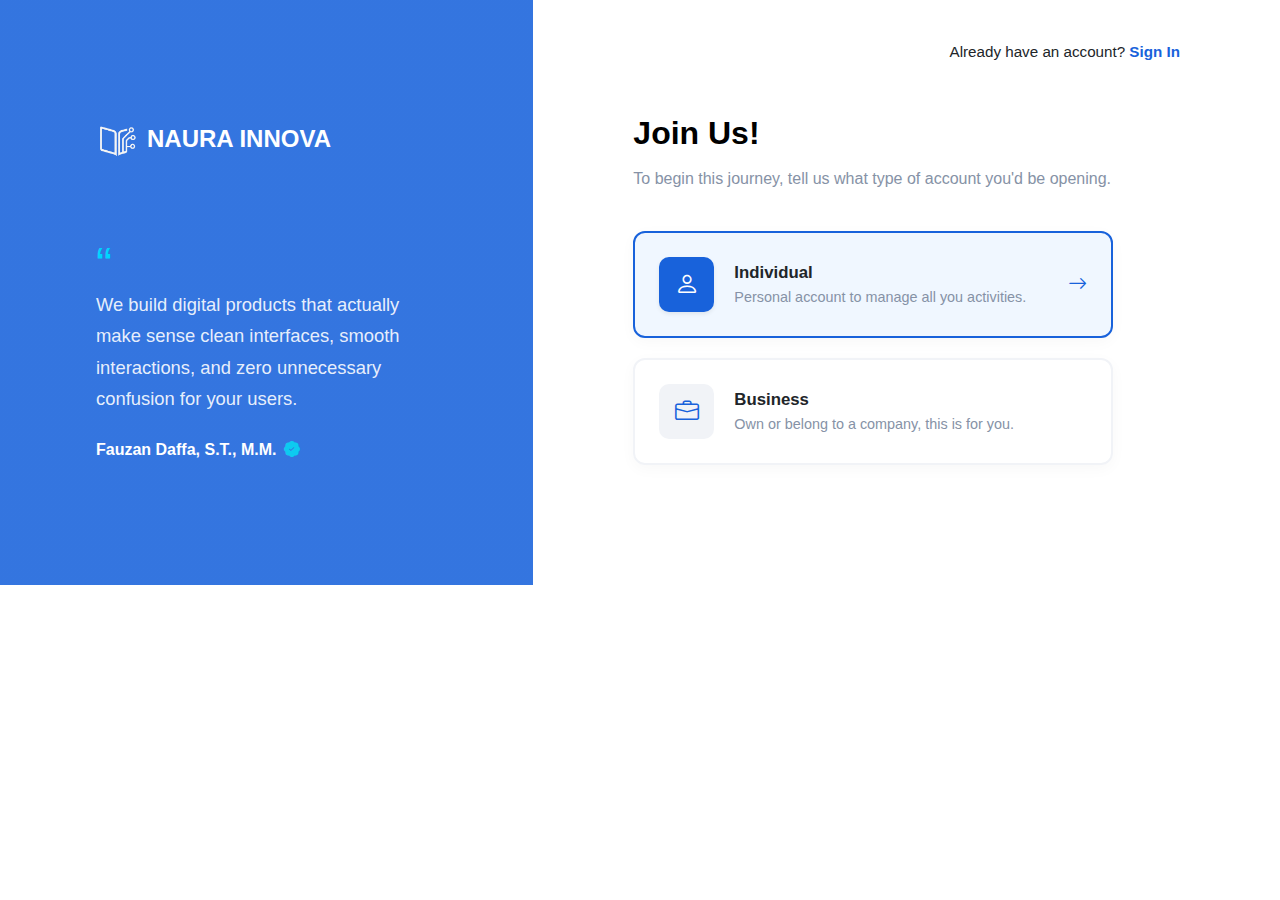
<file: index.html>
<!DOCTYPE html>
<html lang="en">
  <head>
    <meta charset="UTF-8" />
    <meta name="viewport" content="width=device-width, initial-scale=1.0" />
    <title>Document</title>

    <!-- Bootstrap CSS -->
    <link
      href="https://cdn.jsdelivr.net/npm/bootstrap@5.3.0/dist/css/bootstrap.min.css"
      rel="stylesheet"
    />

    <!-- Bootstrap Icons -->
    <link
      href="https://cdn.jsdelivr.net/npm/bootstrap-icons@1.11.1/font/bootstrap-icons.css"
      rel="stylesheet"
    />

    <!-- Custom CSS -->
    <link rel="stylesheet" href="assets/css/home.css" />
  </head>
  <body>
    <!-- home -->
    <section id="home">
      <div class="container-fluid p-0">
        <div class="row g-0">
          <div class="col-lg-5 hero-side d-none d-lg-flex">
            <div class="logo-area">
              <h4 class="fw-bold mb-0">
                <img
                  src="assets/img/naura-inovasi-logo(2).png"
                  alt="Logo PT. Naura Inovasi Primatama"
                  class="logo-img me-2"
                />NAURA INNOVA
              </h4>
            </div>

            <div class="testimonial-area">
              <div class="quote-mark">“</div>
              <p class="testimonial-text">
                We build digital products that actually make sense clean
                interfaces, smooth interactions, and zero unnecessary confusion
                for your users.
              </p>
              <div class="d-flex align-items-center mt-4">
                <span class="fw-semibold me-2">Fauzan Daffa, S.T., M.M.</span>
                <i class="bi bi-patch-check-fill text-info"></i>
              </div>
            </div>
          </div>

          <div class="col-lg-7 form-side">
            <div class="top-nav">
              Already have an account? <a href="#">Sign In</a>
            </div>

            <div class="content-wrapper">
              <h2>Join Us!</h2>
              <p class="desc">
                To begin this journey, tell us what type of account you'd be
                opening.
              </p>

              <a href="regist-individu.html" class="account-type-card active">
                <div class="icon-container shadow-sm">
                  <i class="bi bi-person"></i>
                </div>
                <div class="card-body-text">
                  <h6>Individual</h6>
                  <p>Personal account to manage all you activities.</p>
                </div>
                <div class="arrow-indicator">
                  <i class="bi bi-arrow-right"></i>
                </div>
              </a>

              <a href="#" class="account-type-card">
                <div class="icon-container business-icon">
                  <i class="bi bi-briefcase"></i>
                </div>
                <div class="card-body-text">
                  <h6>Business</h6>
                  <p>Own or belong to a company, this is for you.</p>
                </div>
              </a>
            </div>
          </div>
        </div>
      </div>
    </section>

    <!-- Bootstrap JS -->
    <script src="https://cdn.jsdelivr.net/npm/bootstrap@5.3.0/dist/js/bootstrap.bundle.min.js"></script>

    <!-- Custom JS -->
    <script src="assets/js/script.js"></script>
  </body>
</html>
</file>
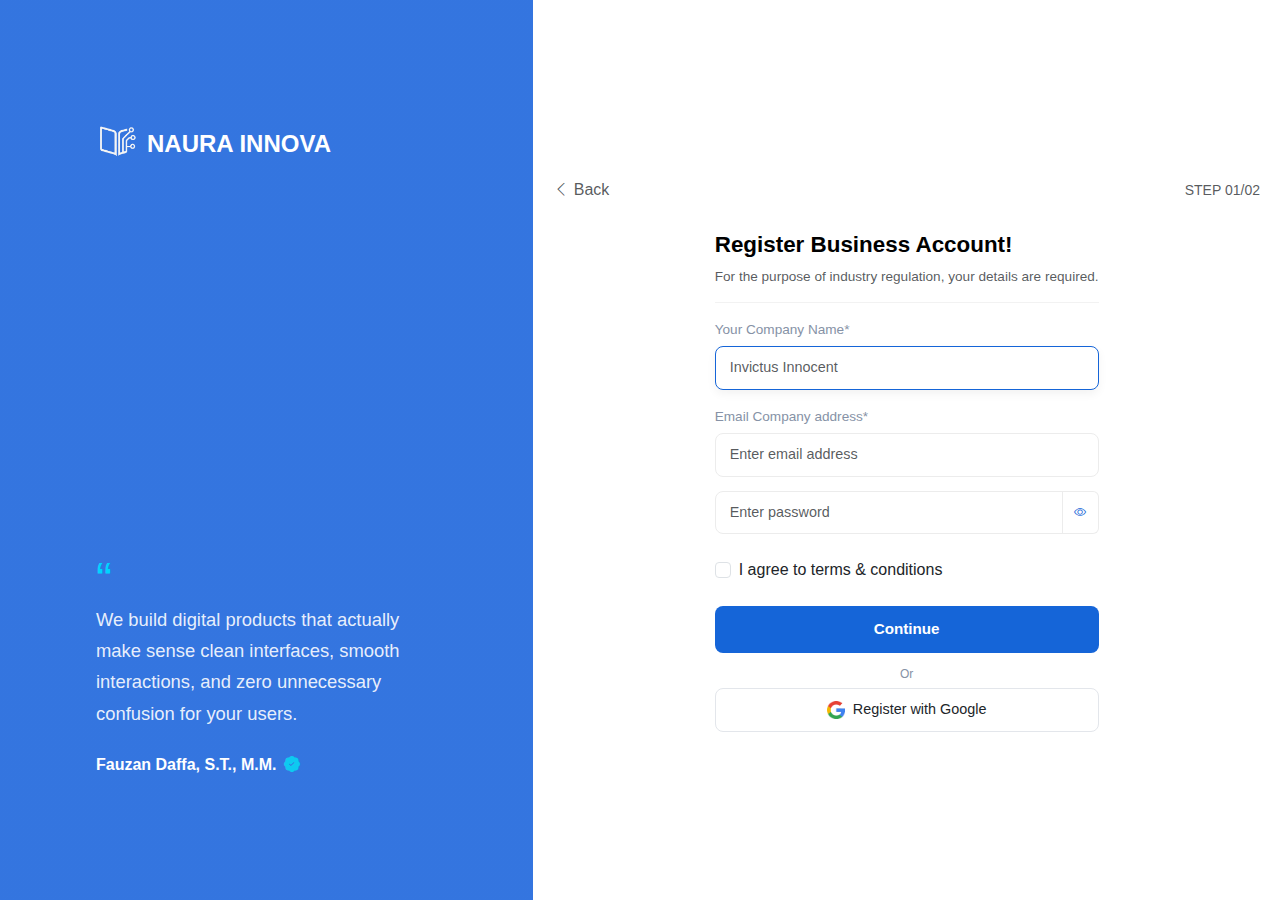
<file: regist-business.html>
<!DOCTYPE html>
<html lang="en">
  <head>
    <meta charset="UTF-8" />
    <meta name="viewport" content="width=device-width, initial-scale=1.0" />
    <title>Document</title>

    <!-- Bootstrap CSS -->
    <link
      href="https://cdn.jsdelivr.net/npm/bootstrap@5.3.0/dist/css/bootstrap.min.css"
      rel="stylesheet"
    />

    <!-- Bootstrap Icons -->
    <link
      href="https://cdn.jsdelivr.net/npm/bootstrap-icons@1.11.1/font/bootstrap-icons.css"
      rel="stylesheet"
    />

    <!-- Custom CSS -->
    <link rel="stylesheet" href="assets/css/regist-business.css" />
  </head>
  <body>
    <section id="regist-business">
      <div class="container-fluid p-0">
        <div class="row g-0">
          <div class="col-lg-5 hero-side d-none d-lg-flex">
            <div class="logo-area">
              <h4 class="fw-bold mb-0">
                <img
                  src="assets/img/naura-inovasi-logo(2).png"
                  alt="Logo PT. Naura Inovasi Primatama"
                  class="logo-img me-2"
                />NAURA INNOVA
              </h4>
            </div>

            <div class="testimonial-area">
              <div class="quote-mark">“</div>
              <p class="testimonial-text">
                We build digital products that actually make sense clean
                interfaces, smooth interactions, and zero unnecessary confusion
                for your users.
              </p>
              <div class="d-flex align-items-center mt-4">
                <span class="fw-semibold me-2">Fauzan Daffa, S.T., M.M.</span>
                <i class="bi bi-patch-check-fill text-info"></i>
              </div>
            </div>
          </div>

          <div class="col-lg-7 form-side">
            <div class="form-inner">
              <!-- top navigation -->
              <div
                class="top-bar d-flex justify-content-between align-items-center"
              >
                <a href="index.html" class="text-decoration-none text-muted">
                  <i class="bi bi-chevron-left"></i> Back
                </a>
                <div class="text-end">
                  <small class="text-muted d-block">STEP 01/02</small>
                </div>
              </div>

              <!-- form content -->
              <div class="content-wrapper">
                <h2 class="fw-bold">Register Business Account!</h2>
                <p class="text-muted">
                  For the purpose of industry regulation, your details are
                  required.
                </p>

                <hr />

                <form id="step1businessForm">
                  <div class="field">
                    <label class="form-label">Your Company Name*</label>
                    <input
                      id="company-name"
                      type="text"
                      class="form-control is-active"
                      placeholder="Invictus Innocent"
                    />
                  </div>

                  <div class="field">
                    <label class="form-label">Email Company address*</label>
                    <input
                      id="email-company"
                      type="email"
                      class="form-control"
                      placeholder="Enter email address"
                    />
                  </div>

                  <div class="input-group">
                    <input
                      id="password"
                      type="password"
                      class="form-control"
                      placeholder="Enter password"
                    />
                    <button
                      type="button"
                      id="togglePassword"
                      class="input-group-text"
                    >
                      <i id="eyeIcon" class="bi bi-eye"></i>
                    </button>
                  </div>

                  <div class="form-check mb-4 mt-4">
                    <input
                      id="checkbox"
                      type="checkbox"
                      class="form-check-input"
                    />
                    <label class="form-check-label" for="terms">
                      I agree to terms & conditions
                    </label>
                  </div>

                  <button type="submit" class="btn btn-primary w-100">
                    Continue
                  </button>

                  <div class="or-text">Or</div>

                  <button
                    type="button"
                    class="btn btn-google w-100"
                    id="googleLogin"
                  >
                    <img src="assets/img/google-logo.png" alt="Google" />
                    Register with Google
                  </button>
                </form>
              </div>
            </div>
          </div>
        </div>
      </div>
    </section>

    <!-- Bootstrap JS -->
    <script src="https://cdn.jsdelivr.net/npm/bootstrap@5.3.0/dist/js/bootstrap.bundle.min.js"></script>

    <!-- Custom JS -->
    <script src="assets/js/script.js"></script>
  </body>
</html>
</file>
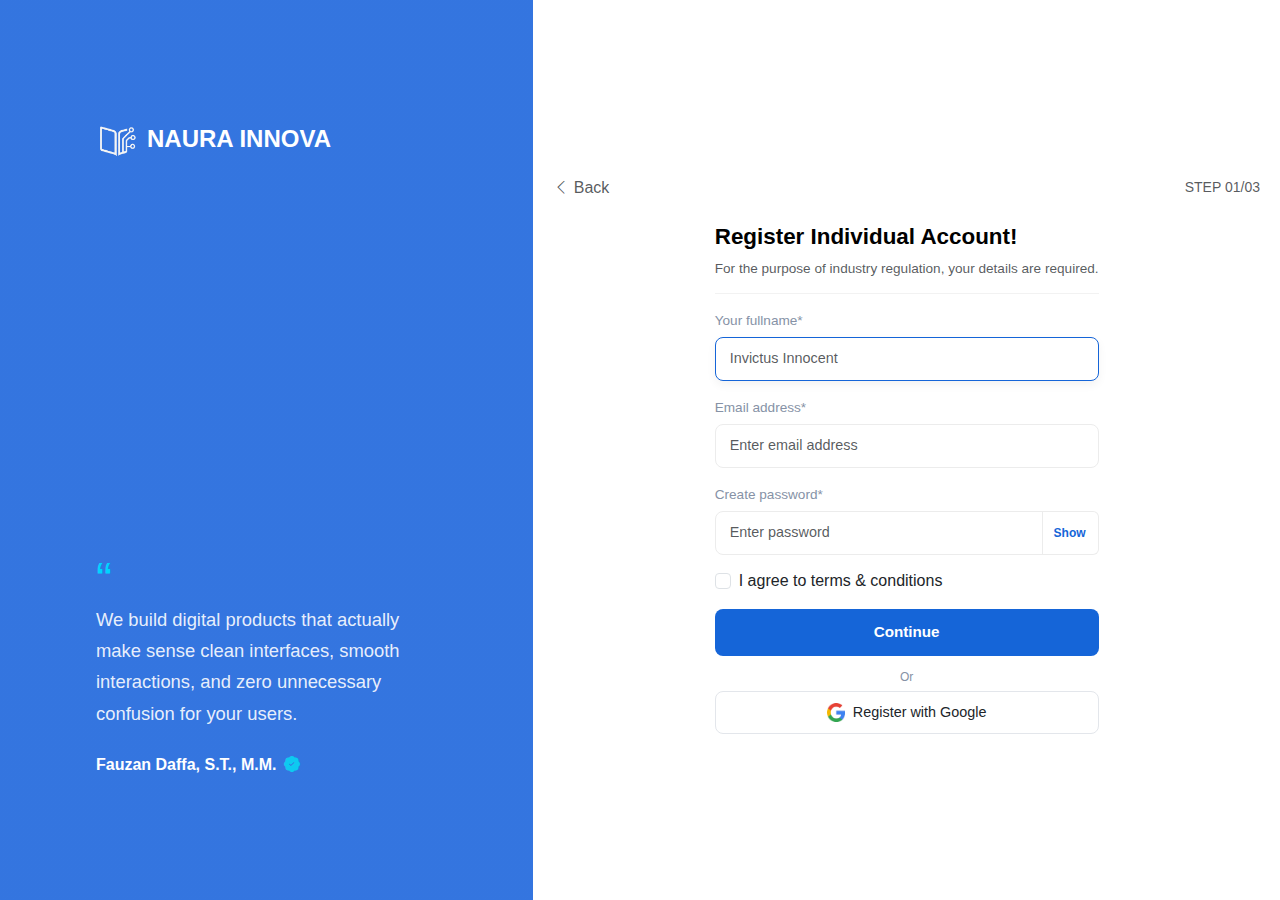
<file: regist-individu.html>
<!DOCTYPE html>
<html lang="en">
  <head>
    <meta charset="UTF-8" />
    <meta name="viewport" content="width=device-width, initial-scale=1.0" />
    <title>Document</title>

    <!-- Bootstrap CSS -->
    <link
      href="https://cdn.jsdelivr.net/npm/bootstrap@5.3.0/dist/css/bootstrap.min.css"
      rel="stylesheet"
    />

    <!-- Bootstrap Icons -->
    <link
      href="https://cdn.jsdelivr.net/npm/bootstrap-icons@1.11.1/font/bootstrap-icons.css"
      rel="stylesheet"
    />

    <!-- Custom CSS -->
    <link rel="stylesheet" href="assets/css/regist-individu.css" />
  </head>
  <body>
    <section id="regist-individu">
      <div class="container-fluid p-0">
        <div class="row g-0">
          <div class="col-lg-5 hero-side d-none d-lg-flex">
            <div class="logo-area">
              <h4 class="fw-bold mb-0">
                <img
                  src="assets/img/naura-inovasi-logo(2).png"
                  alt="Logo PT. Naura Inovasi Primatama"
                  class="logo-img me-2"
                />NAURA INNOVA
              </h4>
            </div>

            <div class="testimonial-area">
              <div class="quote-mark">“</div>
              <p class="testimonial-text">
                We build digital products that actually make sense clean
                interfaces, smooth interactions, and zero unnecessary confusion
                for your users.
              </p>
              <div class="d-flex align-items-center mt-4">
                <span class="fw-semibold me-2">Fauzan Daffa, S.T., M.M.</span>
                <i class="bi bi-patch-check-fill text-info"></i>
              </div>
            </div>
          </div>

          <div class="col-lg-7 form-side">
            <div class="form-inner">
              <!-- top navigation -->
              <div
                class="top-bar d-flex justify-content-between align-items-center"
              >
                <a href="index.html" class="text-decoration-none text-muted">
                  <i class="bi bi-chevron-left"></i> Back
                </a>
                <div class="text-end">
                  <small class="text-muted d-block">STEP 01/03</small>
                </div>
              </div>

              <!-- form content -->
              <div class="content-wrapper">
                <h2 class="fw-bold">Register Individual Account!</h2>
                <p class="text-muted">
                  For the purpose of industry regulation, your details are
                  required.
                </p>

                <hr />

                <form id="step1Form">
                  <div class="field">
                    <label class="form-label">Your fullname*</label>
                    <input
                      id="fullname"
                      type="text"
                      class="form-control is-active"
                      placeholder="Invictus Innocent"
                    />
                  </div>

                  <div class="field">
                    <label class="form-label">Email address*</label>
                    <input
                      id="email"
                      type="email"
                      class="form-control"
                      placeholder="Enter email address"
                    />
                  </div>

                  <div class="field">
                    <label class="form-label">Create password*</label>
                    <div class="input-group">
                      <input
                        id="password"
                        type="password"
                        class="form-control"
                        placeholder="Enter password"
                      />
                      <span class="input-group-text">Show</span>
                    </div>
                  </div>

                  <div class="form-check mb-3">
                    <input
                      id="checkbox"
                      type="checkbox"
                      class="form-check-input"
                    />
                    <label class="form-check-label" for="terms">
                      I agree to terms & conditions
                    </label>
                  </div>

                  <button type="submit" class="btn btn-primary w-100">
                    Continue
                  </button>

                  <div class="or-text">Or</div>

                  <button type="button" class="btn btn-google w-100">
                    <img src="assets/img/google-logo.png" alt="Google" />
                    Register with Google
                  </button>
                </form>
              </div>
            </div>
          </div>
        </div>
      </div>
    </section>

    <!-- Bootstrap JS -->
    <script src="https://cdn.jsdelivr.net/npm/bootstrap@5.3.0/dist/js/bootstrap.bundle.min.js"></script>

    <!-- Custom JS -->
    <script src="assets/js/script.js"></script>
  </body>
</html>
</file>
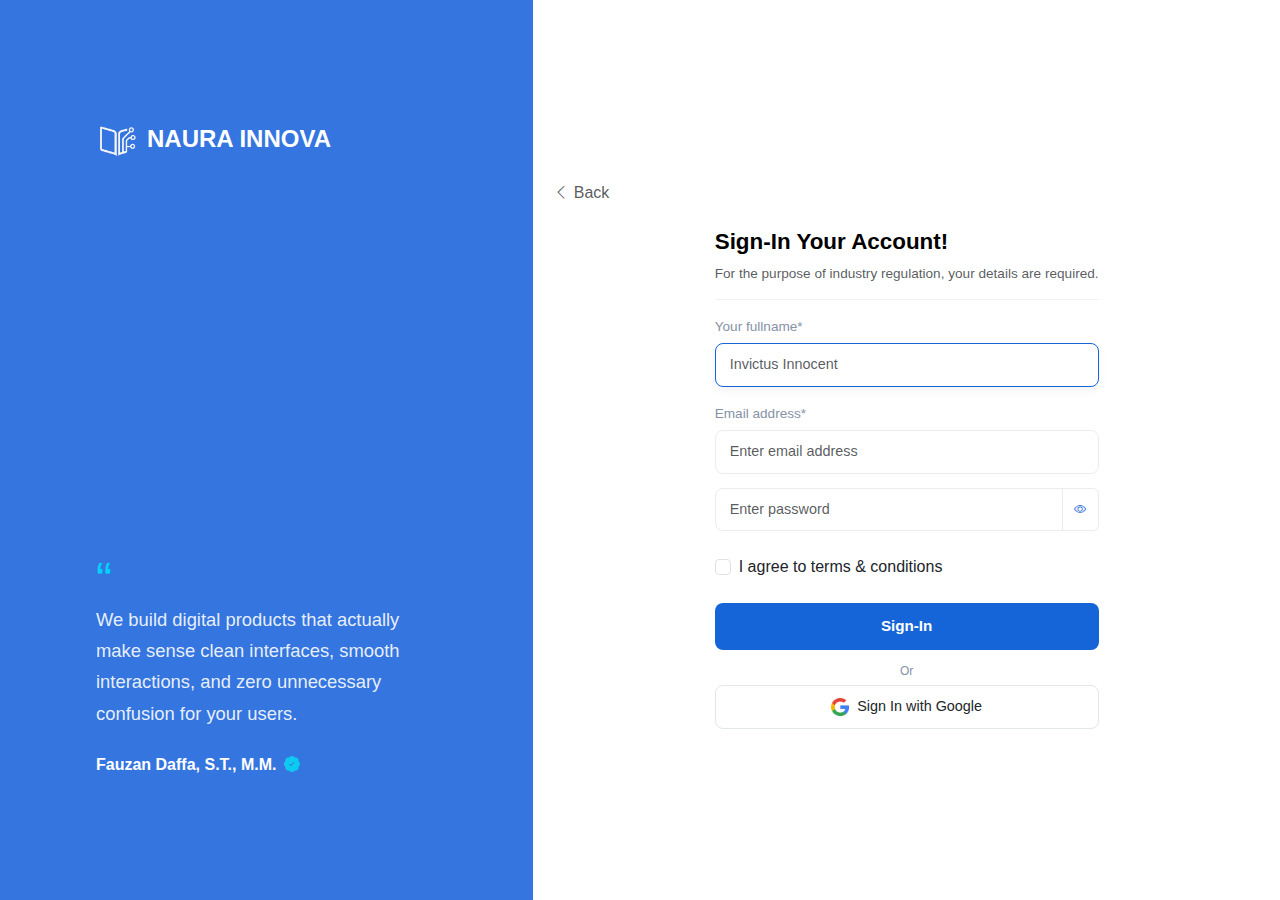
<file: sign-in.html>
<!DOCTYPE html>
<html lang="en">
  <head>
    <meta charset="UTF-8" />
    <meta name="viewport" content="width=device-width, initial-scale=1.0" />
    <title>Document</title>

    <!-- Bootstrap CSS -->
    <link
      href="https://cdn.jsdelivr.net/npm/bootstrap@5.3.0/dist/css/bootstrap.min.css"
      rel="stylesheet"
    />

    <!-- Bootstrap Icons -->
    <link
      href="https://cdn.jsdelivr.net/npm/bootstrap-icons@1.11.1/font/bootstrap-icons.css"
      rel="stylesheet"
    />

    <!-- Custom CSS -->
    <link rel="stylesheet" href="assets/css/regist-individu.css" />
  </head>
  <body>
    <section id="sign-in">
      <div class="container-fluid p-0">
        <div class="row g-0">
          <div class="col-lg-5 hero-side d-none d-lg-flex">
            <div class="logo-area">
              <h4 class="fw-bold mb-0">
                <img
                  src="assets/img/naura-inovasi-logo(2).png"
                  alt="Logo PT. Naura Inovasi Primatama"
                  class="logo-img me-2"
                />NAURA INNOVA
              </h4>
            </div>

            <div class="testimonial-area">
              <div class="quote-mark">“</div>
              <p class="testimonial-text">
                We build digital products that actually make sense clean
                interfaces, smooth interactions, and zero unnecessary confusion
                for your users.
              </p>
              <div class="d-flex align-items-center mt-4">
                <span class="fw-semibold me-2">Fauzan Daffa, S.T., M.M.</span>
                <i class="bi bi-patch-check-fill text-info"></i>
              </div>
            </div>
          </div>

          <div class="col-lg-7 form-side">
            <div class="form-inner">
              <!-- top navigation -->
              <div
                class="top-bar d-flex justify-content-between align-items-center"
              >
                <a href="index.html" class="text-decoration-none text-muted">
                  <i class="bi bi-chevron-left"></i> Back
                </a>
              </div>

              <!-- form content -->
              <div class="content-wrapper">
                <h2 class="fw-bold">Sign-In Your Account!</h2>
                <p class="text-muted">
                  For the purpose of industry regulation, your details are
                  required.
                </p>

                <hr />

                <form id="SignInForm">
                  <div class="field">
                    <label class="form-label">Your fullname*</label>
                    <input
                      id="fullname"
                      type="text"
                      class="form-control is-active"
                      placeholder="Invictus Innocent"
                    />
                  </div>

                  <div class="field">
                    <label class="form-label">Email address*</label>
                    <input
                      id="email"
                      type="email"
                      class="form-control"
                      placeholder="Enter email address"
                    />
                  </div>

                  <div class="input-group">
                    <input
                      id="password"
                      type="password"
                      class="form-control"
                      placeholder="Enter password"
                    />
                    <button
                      type="button"
                      id="togglePassword"
                      class="input-group-text"
                    >
                      <i id="eyeIcon" class="bi bi-eye"></i>
                    </button>
                  </div>

                  <div class="form-check mb-4 mt-4">
                    <input
                      id="checkbox"
                      type="checkbox"
                      class="form-check-input"
                    />
                    <label class="form-check-label" for="terms">
                      I agree to terms & conditions
                    </label>
                  </div>

                  <button type="submit" class="btn btn-primary w-100">
                    Sign-In
                  </button>

                  <div class="or-text">Or</div>

                  <button
                    type="button"
                    class="btn btn-google w-100"
                    id="googleLogin"
                  >
                    <img src="assets/img/google-logo.png" alt="Google" />
                    Sign In with Google
                  </button>
                </form>
              </div>
            </div>
          </div>
        </div>
      </div>
    </section>

    <!-- Bootstrap JS -->
    <script src="https://cdn.jsdelivr.net/npm/bootstrap@5.3.0/dist/js/bootstrap.bundle.min.js"></script>

    <!-- Custom JS -->
    <script src="assets/js/script.js"></script>
  </body>
</html>
</file>
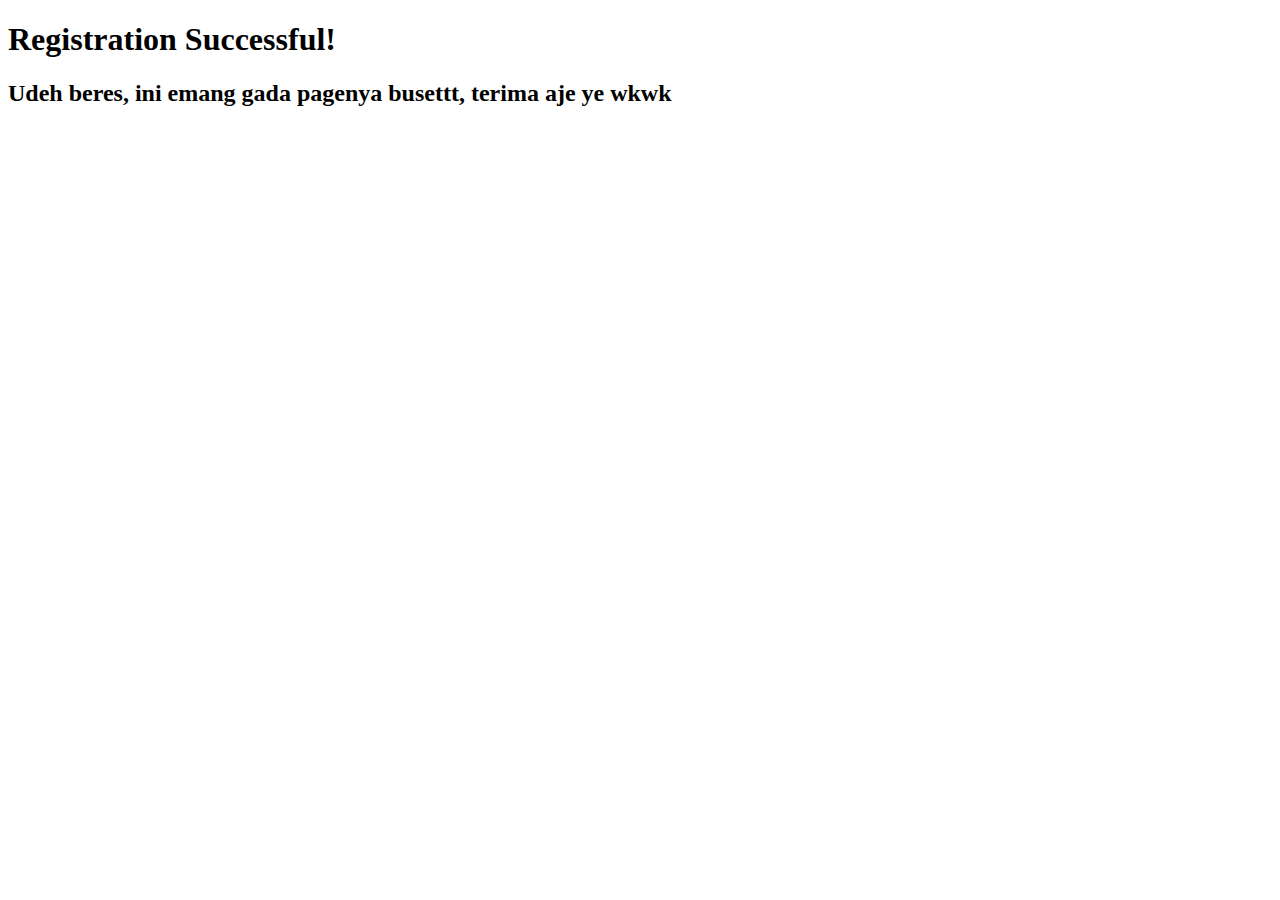
<file: success.html>
<!DOCTYPE html>
<html lang="en">
<head>
    <meta charset="UTF-8">
    <meta name="viewport" content="width=device-width, initial-scale=1.0">
    <title>Document</title>
</head>
<body>
    <h1>Registration Successful!</h1>
    <h2>Udeh beres, ini emang gada pagenya busettt, terima aje ye wkwk</h2>
</body>
</html>
</file>
<file: assets/css/home.css>
:root {
  --primary-blue: #1862db;
  --light-blue: #f0f7ff;
  --text-muted: #8692a6;
}

body {
  font-family: "Inter", sans-serif;
  margin: 0;
  overflow-x: hidden;
}

/* Section Home */
#home {
  min-height: 100vh;
  display: flex;
}

/* Panel Kiri (Visual) */
.hero-side {
  background: linear-gradient(rgba(24, 98, 219, 0.88), rgba(24, 98, 219, 0.88)),
    url("https://images.unsplash.com/photo-1486406146926-c627a92ad1ab?auto=format&fit=crop&q=80");
  background-size: cover;
  background-position: center;
  color: white;
  padding: 123px 96px;
  position: relative;
  display: flex;
  flex-direction: column;
  justify-content: space-between;
}

.logo-area img {
  height: 35px;
}

.testimonial-area {
  position: relative;
  z-index: 2;
}

.quote-mark {
  font-size: 3rem;
  color: #00d4ff;
  line-height: 1;
  margin-top: 2rem;
}

.testimonial-text {
  font-size: 1.15rem;
  font-weight: 400;
  line-height: 1.7;
  color: rgba(255, 255, 255, 0.9);
  max-width: 450px;
}

/* Panel Kanan (Form) */
.form-side {
  background-color: #ffffff;
  padding: 100px 100px;
  display: flex;
  flex-direction: column;
}

.top-nav {
  text-align: right;
  margin-bottom: 80px;
  margin-top: -59px;
  font-size: 0.95rem;
}

.top-nav a {
  color: var(--primary-blue);
  text-decoration: none;
  font-weight: 600;
}

.content-wrapper {
  max-width: 480px;
  margin-top: -30px;
  width: 100%;
}

.content-wrapper h2 {
  font-weight: 700;
  color: #000;
  margin-bottom: 15px;
}

.content-wrapper .desc {
  color: var(--text-muted);
  font-size: 1rem;
  margin-bottom: 40px;
}

/* Card Selection */
.account-type-card {
  display: flex;
  align-items: center;
  padding: 24px;
  border-radius: 12px;
  border: 2px solid #f1f3f7;
  margin-bottom: 20px;
  text-decoration: none;
  color: inherit;
  transition: all 0.3s cubic-bezier(0.4, 0, 0.2, 1);
  box-shadow: 0 4px 15px rgba(0, 0, 0, 0.03);
}

.account-type-card:hover {
  border-color: var(--primary-blue);
  transform: translateY(-3px);
  color: inherit;
}

.account-type-card.active {
  background-color: var(--light-blue);
  border-color: var(--primary-blue);
}

.icon-container {
  width: 55px;
  height: 55px;
  border-radius: 10px;
  display: flex;
  align-items: center;
  justify-content: center;
  margin-right: 20px;
  font-size: 1.5rem;
  flex-shrink: 0;
}

.active .icon-container {
  background-color: var(--primary-blue);
  color: white;
}

.business-icon {
  background-color: #f1f3f7;
  color: var(--primary-blue);
}

.card-body-text h6 {
  margin: 0 0 4px 0;
  font-weight: 600;
  font-size: 1.05rem;
}

.card-body-text p {
  margin: 0;
  font-size: 0.9rem;
  color: var(--text-muted);
  line-height: 1.4;
}

.arrow-indicator {
  margin-left: auto;
  color: var(--primary-blue);
  font-size: 1.2rem;
}

/* Mobile Adjustments */
@media (max-width: 991px) {
  #home {
    flex-direction: column;
  }
  .hero-side {
    display: none;
  } /* Sembunyikan sisi kiri di mobile untuk fokus form */
  .form-side {
    padding: 40px 20px;
  }
}
</file>
<file: assets/css/regist-business.css>
:root {
  --primary-blue: #1862db;
  --light-blue: #f0f7ff;
  --text-muted: #8692a6;
}

body {
  font-family: "Inter", sans-serif;
  margin: 0;
  overflow-x: hidden;
}

/* Section Home */
#regist-business {
  min-height: 100vh;
  display: flex;
}

/* Panel Kiri (Visual) */
.hero-side {
  background: linear-gradient(rgba(24, 98, 219, 0.88), rgba(24, 98, 219, 0.88)),
    url("https://images.unsplash.com/photo-1486406146926-c627a92ad1ab?auto=format&fit=crop&q=80");
  background-size: cover;
  background-position: center;
  color: white;
  padding: 123px 96px;
  position: relative;
  display: flex;
  flex-direction: column;
  justify-content: space-between;
}

.logo-area img {
  height: 35px;
  margin-bottom: 10px;
}

.testimonial-area {
  position: relative;
  z-index: 2;
}

.quote-mark {
  font-size: 3rem;
  color: #00d4ff;
  line-height: 1;
  margin-top: 2rem;
}

.testimonial-text {
  font-size: 1.15rem;
  font-weight: 400;
  line-height: 1.7;
  color: rgba(255, 255, 255, 0.9);
  max-width: 450px;
}

/* Panel Kanan (Form) */
.form-side {
  background: #fff;
}

.form-inner {
  min-height: 100vh;
  display: flex;
  flex-direction: column;
  justify-content: center;
}

.top-bar {
  margin-bottom: 30px;
  padding: 10px 20px;
}

/* ===== CONTENT WIDTH (KUNCI KECIL) ===== */
.content-wrapper {
  max-width: 420px;
  margin: 0 auto;
}

/* ===== TYPOGRAPHY ===== */
.content-wrapper h2 {
  font-size: 1.4rem;
  margin-top: -10px;
  color: #000;
}

.content-wrapper p {
  font-size: 0.85rem;
  margin-bottom: 12px;
  color: #8692a6;
}

hr {
  opacity: 0.06;
  margin: 14px 0;
}

/* ===== FORM ===== */
.field {
  margin-bottom: 14px;
}

.form-label {
  font-size: 0.85rem;
  font-weight: 500;
  margin-bottom: 6px;
  color: #8692a6;
}

.form-control {
  border: 1px solid #ececec;
  border-radius: 8px;
  padding: 10px 14px;
  font-size: 0.9rem;
}

.form-control:focus {
  border-color: #1565d8;
  box-shadow: 0 0 0 0.15rem rgba(21, 101, 216, 0.12);
}

.form-control.is-active {
  border-color: #1565d8;
  box-shadow: 0 4px 10px rgba(0, 0, 0, 0.05);
}

/* ===== PASSWORD ===== */
.input-group-text {
  background: #fff;
  border: 1px solid #ececec;
  border-left: none;
  font-size: 0.75rem;
  font-weight: 600;
  color: #1565d8;
  cursor: pointer;
}

/* ===== BUTTONS ===== */
.btn-primary {
  background: #1565d8;
  border: none;
  padding: 12px;
  font-size: 0.95rem;
  font-weight: 600;
  border-radius: 8px;
  margin-bottom: 12px;
  transition: background 0.2s ease, box-shadow 0.2s ease, transform 0.15s ease;
}

.btn-primary:hover {
  background: #0f4fc1; /* sedikit lebih gelap */
  box-shadow: 0 6px 16px rgba(21, 101, 216, 0.25);
  transform: translateY(-1px);
}

.btn-primary:active {
  transform: translateY(0);
  box-shadow: 0 3px 8px rgba(21, 101, 216, 0.25);
}

.or-text {
  text-align: center;
  font-size: 0.75rem;
  color: #8692a6;
  margin-bottom: 5px;
}

.btn-google {
  border: 1px solid #e3e6eb; /* lebih kontras */
  background: #fff;
  padding: 10px;
  border-radius: 8px;
  font-size: 0.9rem;
  display: flex;
  align-items: center;
  justify-content: center;
  gap: 8px;
}

.btn-google:hover,
.btn-google:active,
.btn-google:focus {
  border: 1px solid #e3e6eb;
  background: #fff;
  box-shadow: none;
  transform: none;
}

.btn-google img {
  width: 18px;
}

/* Mobile Adjustments */
@media (max-width: 991px) {
  /* Matikan hero */
  .hero-side {
    display: none;
  }

  /* Layout utama */
  #regist-individu {
    min-height: auto;
  }

  /* Form side */
  .form-side {
    padding: 24px 20px;
  }

  /* Jangan center vertikal di mobile */
  .form-inner {
    min-height: auto;
    justify-content: flex-start;
  }

  /* Top bar */
  .top-bar {
    padding: 0;
    margin-bottom: 16px;
    font-size: 0.85rem;
  }

  /* Konten */
  .content-wrapper {
    max-width: 100%;
  }

  .content-wrapper h2 {
    font-size: 1.25rem;
    margin-top: 0;
  }

  .content-wrapper p {
    font-size: 0.8rem;
    margin-bottom: 16px;
  }

  hr {
    margin: 12px 0;
  }

  /* Field spacing */
  .field {
    margin-bottom: 12px;
  }

  /* Button */
  .btn-primary {
    padding: 11px;
    font-size: 0.9rem;
  }

  .btn-google {
    padding: 9px;
    font-size: 0.85rem;
  }
}
</file>
<file: assets/css/regist-individu.css>
:root {
  --primary-blue: #1862db;
  --light-blue: #f0f7ff;
  --text-muted: #8692a6;
}

body {
  font-family: "Inter", sans-serif;
  margin: 0;
  overflow-x: hidden;
}

/* Section Home */
#regist-individu {
  min-height: 100vh;
  display: flex;
}

/* Panel Kiri (Visual) */
.hero-side {
  background: linear-gradient(rgba(24, 98, 219, 0.88), rgba(24, 98, 219, 0.88)),
    url("https://images.unsplash.com/photo-1486406146926-c627a92ad1ab?auto=format&fit=crop&q=80");
  background-size: cover;
  background-position: center;
  color: white;
  padding: 123px 96px;
  position: relative;
  display: flex;
  flex-direction: column;
  justify-content: space-between;
}

.logo-area img {
  height: 35px;
}

.testimonial-area {
  position: relative;
  z-index: 2;
}

.quote-mark {
  font-size: 3rem;
  color: #00d4ff;
  line-height: 1;
  margin-top: 2rem;
}

.testimonial-text {
  font-size: 1.15rem;
  font-weight: 400;
  line-height: 1.7;
  color: rgba(255, 255, 255, 0.9);
  max-width: 450px;
}

/* Panel Kanan (Form) */
.form-side {
  background: #fff;
}

.form-inner {
  min-height: 100vh;
  display: flex;
  flex-direction: column;
  justify-content: center;
}

.top-bar {
  margin-bottom: 24px;
  padding: 10px 20px;
}

/* ===== CONTENT WIDTH (KUNCI KECIL) ===== */
.content-wrapper {
  max-width: 420px;
  margin: 0 auto;
}

/* ===== TYPOGRAPHY ===== */
.content-wrapper h2 {
  font-size: 1.4rem;
  margin-top: -10px;
  color: #000;
}

.content-wrapper p {
  font-size: 0.85rem;
  margin-bottom: 12px;
  color: #8692a6;
}

hr {
  opacity: 0.06;
  margin: 14px 0;
}

/* ===== FORM ===== */
.field {
  margin-bottom: 14px;
}

.form-label {
  font-size: 0.85rem;
  font-weight: 500;
  margin-bottom: 6px;
  color: #8692a6;
}

.form-control {
  border: 1px solid #ececec;
  border-radius: 8px;
  padding: 10px 14px;
  font-size: 0.9rem;
}

.form-control:focus {
  border-color: #1565d8;
  box-shadow: 0 0 0 0.15rem rgba(21, 101, 216, 0.12);
}

.form-control.is-active {
  border-color: #1565d8;
  box-shadow: 0 4px 10px rgba(0, 0, 0, 0.05);
}

/* ===== PASSWORD ===== */
.input-group-text {
  background: #fff;
  border: 1px solid #ececec;
  border-left: none;
  font-size: 0.75rem;
  font-weight: 600;
  color: #1565d8;
  cursor: pointer;
}

/* ===== BUTTONS ===== */
.btn-primary {
  background: #1565d8;
  border: none;
  padding: 12px;
  font-size: 0.95rem;
  font-weight: 600;
  border-radius: 8px;
  margin-bottom: 12px;
  transition: background 0.2s ease, box-shadow 0.2s ease, transform 0.15s ease;
}

.btn-primary:hover {
  background: #0f4fc1; /* sedikit lebih gelap */
  box-shadow: 0 6px 16px rgba(21, 101, 216, 0.25);
  transform: translateY(-1px);
}

.btn-primary:active {
  transform: translateY(0);
  box-shadow: 0 3px 8px rgba(21, 101, 216, 0.25);
}

.or-text {
  text-align: center;
  font-size: 0.75rem;
  color: #8692a6;
  margin-bottom: 5px;
}

.btn-google {
  border: 1px solid #e3e6eb; /* lebih kontras */
  background: #fff;
  padding: 10px;
  border-radius: 8px;
  font-size: 0.9rem;
  display: flex;
  align-items: center;
  justify-content: center;
  gap: 8px;
}

.btn-google:hover,
.btn-google:active,
.btn-google:focus {
  border: 1px solid #e3e6eb;
  background: #fff;
  box-shadow: none;
  transform: none;
}

.btn-google img {
  width: 18px;
}

/* Mobile Adjustments */
@media (max-width: 991px) {
  /* Matikan hero */
  .hero-side {
    display: none;
  }

  /* Layout utama */
  #regist-individu {
    min-height: auto;
  }

  /* Form side */
  .form-side {
    padding: 24px 20px;
  }

  /* Jangan center vertikal di mobile */
  .form-inner {
    min-height: auto;
    justify-content: flex-start;
  }

  /* Top bar */
  .top-bar {
    padding: 0;
    margin-bottom: 16px;
    font-size: 0.85rem;
  }

  /* Konten */
  .content-wrapper {
    max-width: 100%;
  }

  .content-wrapper h2 {
    font-size: 1.25rem;
    margin-top: 0;
  }

  .content-wrapper p {
    font-size: 0.8rem;
    margin-bottom: 16px;
  }

  hr {
    margin: 12px 0;
  }

  /* Field spacing */
  .field {
    margin-bottom: 12px;
  }

  /* Button */
  .btn-primary {
    padding: 11px;
    font-size: 0.9rem;
  }

  .btn-google {
    padding: 9px;
    font-size: 0.85rem;
  }
}
</file>
